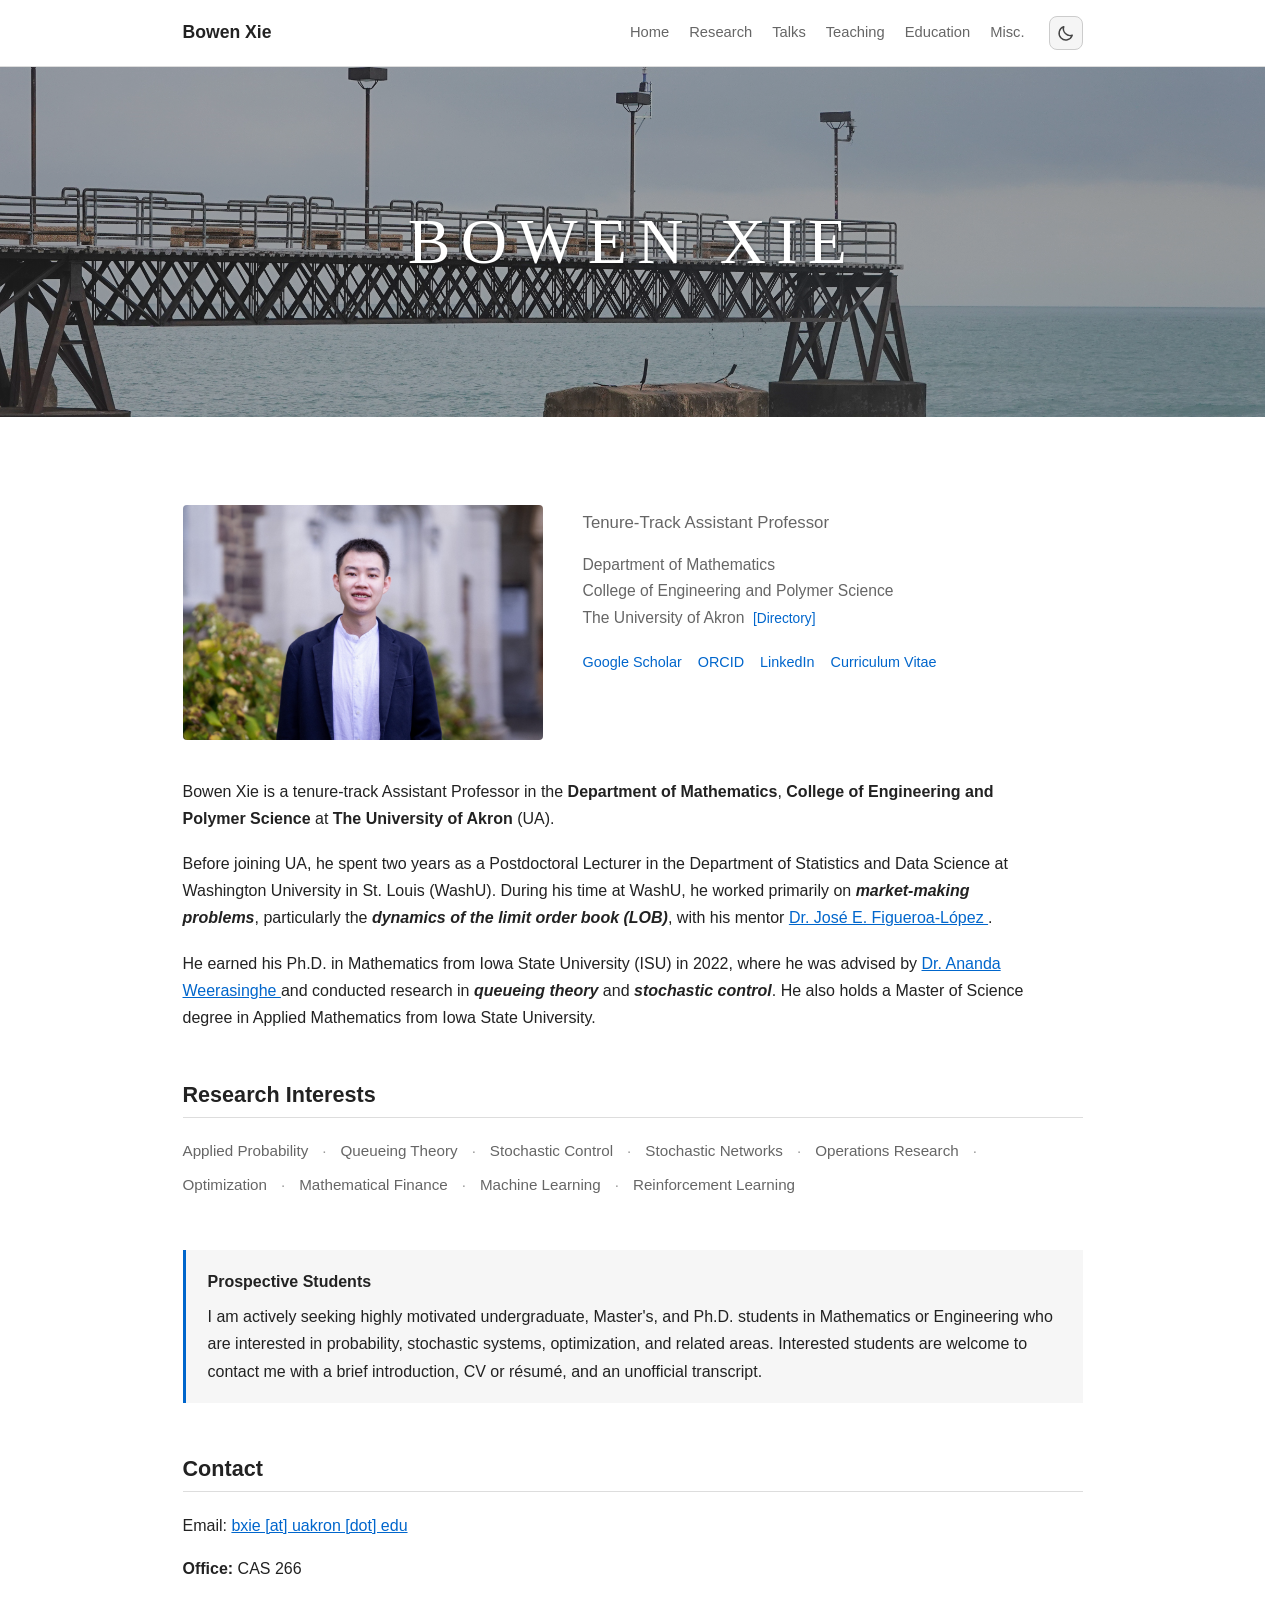
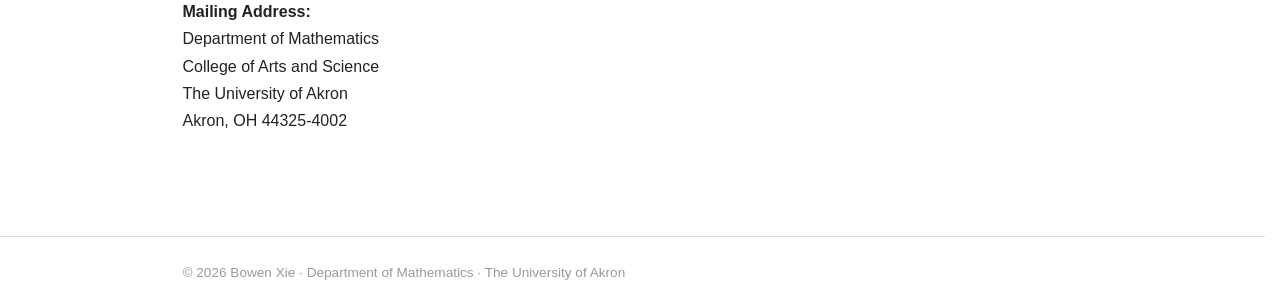
<file: index.html>
<!DOCTYPE html>
<html lang="en">

<head>
    <meta charset="UTF-8">
    <meta name="viewport" content="width=device-width, initial-scale=1.0">

    <title>Bowen Xie | Mathematics</title>

    <meta name="description"
          content="Bowen Xie, Assistant Professor of Mathematics at The University of Akron. Research in applied probability, queueing theory, stochastic control, optimization, and mathematical finance.">

    <link rel="stylesheet" href="assets/css/style.css?v=36">
</head>

<body>


<!-- =========================================================
     Header
========================================================= -->

<header>

    <div class="container nav-container">

        <div class="site-name">
            <a href="index.html">Bowen Xie</a>
        </div>

        <nav>

            <a href="index.html">Home</a>
        
            <a href="research.html">Research</a>
        
            <a href="talks.html">Talks</a>
        
            <a href="teaching.html">Teaching</a>
        
            <a href="education.html">Education</a>
        
            <!-- <a href="assets/files/Bowen_Xie_CV.pdf"
               target="_blank"
               rel="noopener noreferrer">
                CV
            </a> -->
            
            <!-- <a href="cv.html">CV</a>        -->
            
            <a href="misc.html">Misc.</a>
        
        </nav>

    </div>

</header>


    <!-- =========================================================
     Banner
========================================================= -->

<section class="site-banner">

    <div class="banner-overlay"></div>

    <div class="banner-title">
        BOWEN XIE
    </div>

</section>


<!-- =========================================================
     Main
========================================================= -->

<main class="container">


    <!-- =====================================================
         Profile
    ====================================================== -->

    <section class="hero">

        <div class="hero-photo">

            <img
                src="assets/images/profile.jpg"
                alt="Bowen Xie">

        </div>


        <div class="hero-summary">

            <!-- <h1>Bowen Xie</h1> -->


            <p class="position">
                Tenure-Track Assistant Professor
            </p>


            <p class="affiliation">

                Department of Mathematics<br>

                College of Engineering and Polymer Science<br>

                The University of Akron

                <a
                    href="https://www.uakron.edu/math/our-people/profile.dot?u=bxie"
                    target="_blank"
                    rel="noopener noreferrer"
                    class="directory-link">
                    [Directory]
                </a>

            </p>


            <div class="links">

                <a
                    href="https://scholar.google.com/citations?user=aUxJtqoAAAAJ&hl=en"
                    target="_blank"
                    rel="noopener noreferrer">
                    Google Scholar
                </a>

                <a href="https://orcid.org/0000-0002-9188-0386"
                   target="_blank"
                   rel="noopener noreferrer">
                    ORCID
                </a>


                <a
                    href="https://www.linkedin.com/in/bowen-xie-4a48b719b/"
                    target="_blank"
                    rel="noopener noreferrer">
                    LinkedIn
                </a>


                <!-- <a
                    href="assets/files/Bowen_Xie_CV.pdf"
                    target="_blank"
                    rel="noopener noreferrer">
                    Curriculum Vitae
                </a> -->
                
                <a href="cv.html">
                    Curriculum Vitae
                </a>

            </div>

        </div>

    </section>



    <!-- =====================================================
         Biography
    ====================================================== -->

    <section class="biography">

        <p>
            Bowen Xie is a tenure-track Assistant Professor in the
            <strong>Department of Mathematics</strong>,
            <strong>College of Engineering and Polymer Science</strong>
            at
            <strong>The University of Akron</strong>
            (UA).
        </p>


        <p>
            Before joining UA, he spent two years as a Postdoctoral Lecturer
            in the Department of Statistics and Data Science at
            Washington University in St. Louis (WashU).

            During his time at WashU, he worked primarily on
            <strong><em>market-making problems</em></strong>,
            particularly the
            <strong><em>dynamics of the limit order book (LOB)</em></strong>,
            with his mentor

            <a
                href="https://artsci.washu.edu/faculty-staff/jos%C3%A9-e-figueroa-l%C3%B3pez"
                target="_blank"
                rel="noopener noreferrer">
                Dr. José E. Figueroa-López
            </a>.
        </p>


        <p>
            He earned his Ph.D. in Mathematics from Iowa State University
            (ISU) in 2022, where he was advised by

            <a
                href="https://math.iastate.edu/directory/ananda-weerasinghe/"
                target="_blank"
                rel="noopener noreferrer">
                Dr. Ananda Weerasinghe
            </a>

            and conducted research in
            <strong><em>queueing theory</em></strong>
            and
            <strong><em>stochastic control</em></strong>.

            He also holds a Master of Science degree in Applied Mathematics
            from Iowa State University.
        </p>

    </section>






    <!-- =====================================================
         Research Interests
    ====================================================== -->

    <section>

        <h2>Research Interests</h2>

        <div class="interests">

            <span>Applied Probability</span>

            <span>Queueing Theory</span>

            <span>Stochastic Control</span>

            <span>Stochastic Networks</span>

            <span>Operations Research</span>

            <span>Optimization</span>

            <span>Mathematical Finance</span>

            <span>Machine Learning</span>

            <span>Reinforcement Learning</span>

        </div>

    </section>


    
    <!-- =====================================================
         Prospective Students
    ====================================================== -->

    <section class="notice">

        <strong>Prospective Students</strong>

        <p>
            I am actively seeking highly motivated undergraduate, Master's,
            and Ph.D. students in Mathematics or Engineering who are interested
            in probability, stochastic systems, optimization, and related areas.
            Interested students are welcome to contact me with a brief introduction,
            CV or résumé, and an unofficial transcript. 
        </p>

    </section>
    


    <!-- =====================================================
         Contact
    ====================================================== -->

    <section>

        <h2>Contact</h2>


        <!-- <p>
            <strong>Email:</strong>
            bxie [at] uakron [dot] edu
        </p> -->

        <p>
            Email:
            <a href="mailto:bxie@uakron.edu">
                bxie [at] uakron [dot] edu
            </a>
        </p>


        <p>
            <strong>Office:</strong>
            CAS 266
        </p>


        <p>
            <strong>Mailing Address:</strong><br>

            Department of Mathematics<br>

            College of Arts and Science<br>

            The University of Akron<br>

            Akron, OH 44325-4002
        </p>

    </section>


</main>



<!-- =========================================================
     Footer
========================================================= -->

<footer>

    <div class="container">

        &copy; 2026 Bowen Xie
        &middot;
        Department of Mathematics
        &middot;
        The University of Akron

    </div>

</footer>



<!-- =========================================================
     JavaScript
========================================================= -->

<script src="assets/js/site-ui.js?v=36"></script>

<!-- Cloudflare Web Analytics -->
<script
    type="module"
    src="https://static.cloudflareinsights.com/beacon.min.js"
    data-cf-beacon='{"token":"fb4ef226d3494499b52de643a8ed042f"}'>
</script>
<!-- End Cloudflare Web Analytics -->

    
</body>

</html>
</file>
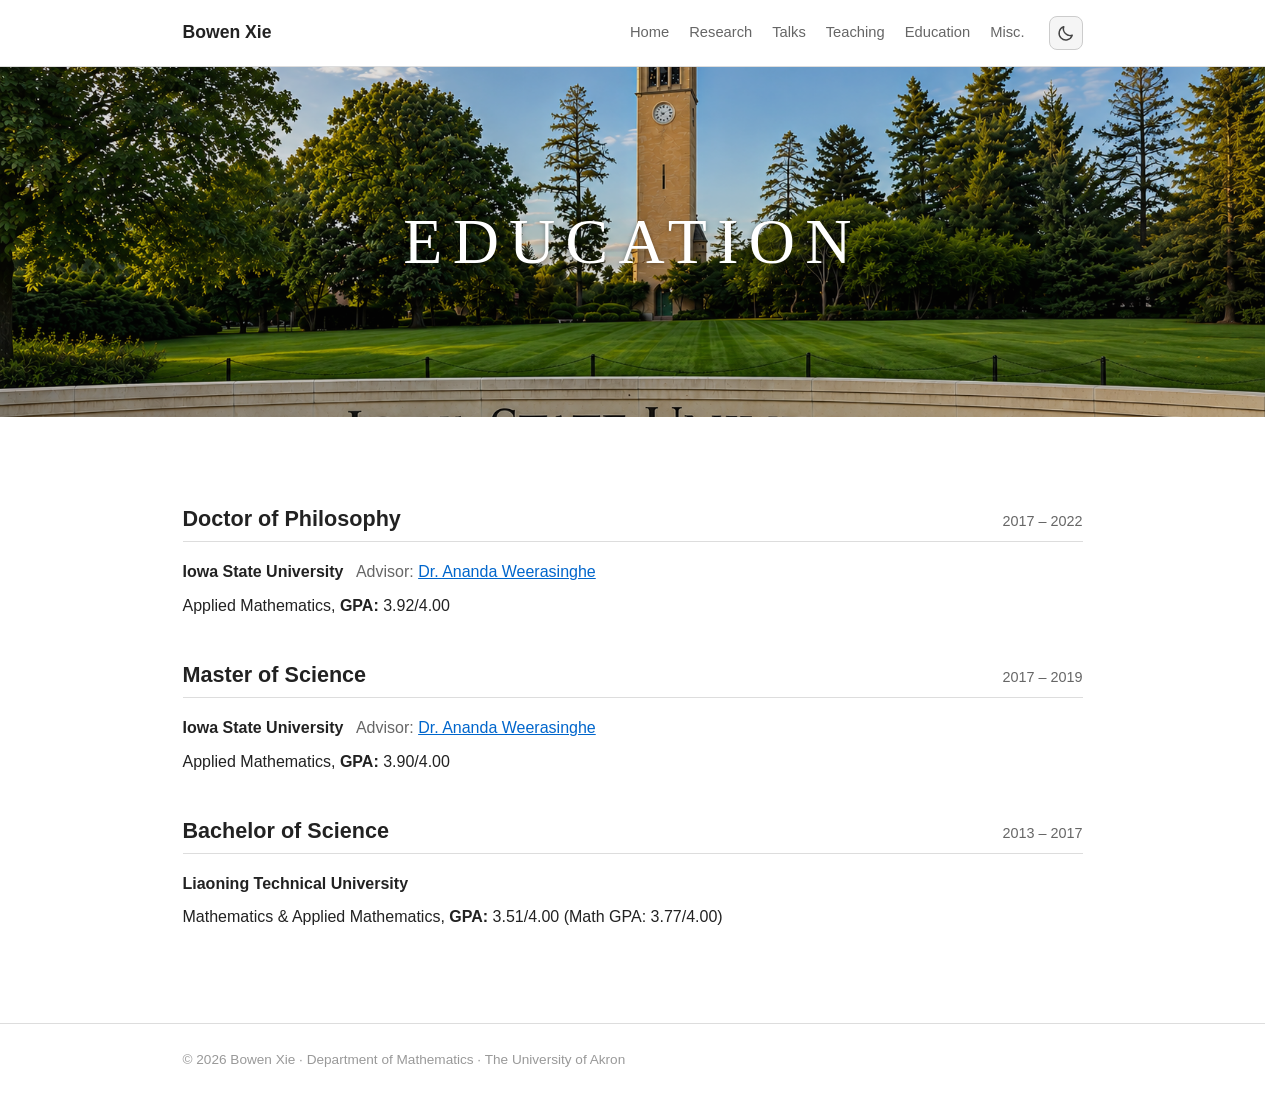
<file: education.html>
<!DOCTYPE html>
<html lang="en">

<head>
    <meta charset="UTF-8">
    <meta name="viewport" content="width=device-width, initial-scale=1.0">

    <title>Education | Bowen Xie</title>

    <meta name="description"
          content="Education of Bowen Xie, including doctoral, master's, and bachelor's degrees in mathematics and applied mathematics.">

    <link rel="stylesheet" href="assets/css/style.css?v=36">
</head>

<body>


<!-- =========================================================
     Header
========================================================= -->

<header>

    <div class="container nav-container">

        <div class="site-name">
            <a href="index.html">Bowen Xie</a>
        </div>

        <nav>

            <a href="index.html">Home</a>
        
            <a href="research.html">Research</a>
        
            <a href="talks.html">Talks</a>
        
            <a href="teaching.html">Teaching</a>
        
            <a href="education.html">Education</a>
        
            <!-- <a href="assets/files/Bowen_Xie_CV.pdf"
               target="_blank"
               rel="noopener noreferrer">
                CV
            </a> -->
            <!-- <a href="cv.html">CV</a> -->
        
            <a href="misc.html">Misc.</a>
        
        </nav>

    </div>

</header>



<!-- =========================================================
     Education Banner
========================================================= -->

<section class="site-banner education-banner">

    <div class="banner-overlay"></div>

    <div class="banner-title">
        EDUCATION
    </div>

</section>



<!-- =========================================================
     Main
========================================================= -->

<main class="container">


    <!-- =====================================================
         Doctor of Philosophy
    ====================================================== -->

    <section class="education-entry">

        <div class="education-heading">

            <h2>
                Doctor of Philosophy
            </h2>

            <span class="education-date">
                2017 &ndash; 2022
            </span>

        </div>


        <p class="education-school">

            <strong>
                Iowa State University
            </strong>

            <span class="education-advisor">

                Advisor:

                <a href="https://math.iastate.edu/directory/ananda-weerasinghe/"
                   target="_blank"
                   rel="noopener noreferrer">
                    Dr. Ananda Weerasinghe
                </a>

            </span>

        </p>


        <p class="education-details">

            Applied Mathematics,
            <strong>GPA:</strong>
            3.92/4.00

        </p>

    </section>



    <!-- =====================================================
         Master of Science
    ====================================================== -->

    <section class="education-entry">

        <div class="education-heading">

            <h2>
                Master of Science
            </h2>

            <span class="education-date">
                2017 &ndash; 2019
            </span>

        </div>


        <p class="education-school">

            <strong>
                Iowa State University
            </strong>

            <span class="education-advisor">

                Advisor:

                <a href="https://math.iastate.edu/directory/ananda-weerasinghe/"
                   target="_blank"
                   rel="noopener noreferrer">
                    Dr. Ananda Weerasinghe
                </a>

            </span>

        </p>


        <p class="education-details">

            Applied Mathematics,
            <strong>GPA:</strong>
            3.90/4.00

        </p>

    </section>



    <!-- =====================================================
         Bachelor of Science
    ====================================================== -->

    <section class="education-entry">

        <div class="education-heading">

            <h2>
                Bachelor of Science
            </h2>

            <span class="education-date">
                2013 &ndash; 2017
            </span>

        </div>


        <p class="education-school">

            <strong>
                Liaoning Technical University
            </strong>

        </p>


        <p class="education-details">

            Mathematics &amp; Applied Mathematics,
            <strong>GPA:</strong>
            3.51/4.00
            (Math GPA: 3.77/4.00)

        </p>

    </section>


</main>



<!-- =========================================================
     Footer
========================================================= -->

<footer>

    <div class="container">

        &copy; 2026 Bowen Xie
        &middot;
        Department of Mathematics
        &middot;
        The University of Akron

    </div>

</footer>



<!-- =========================================================
     JavaScript
========================================================= -->

<script src="assets/js/site-ui.js?v=36"></script>


<!-- Cloudflare Web Analytics -->
<script
    type="module"
    src="https://static.cloudflareinsights.com/beacon.min.js"
    data-cf-beacon='{"token":"fb4ef226d3494499b52de643a8ed042f"}'>
</script>
<!-- End Cloudflare Web Analytics -->

    
</body>

</html>
</file>
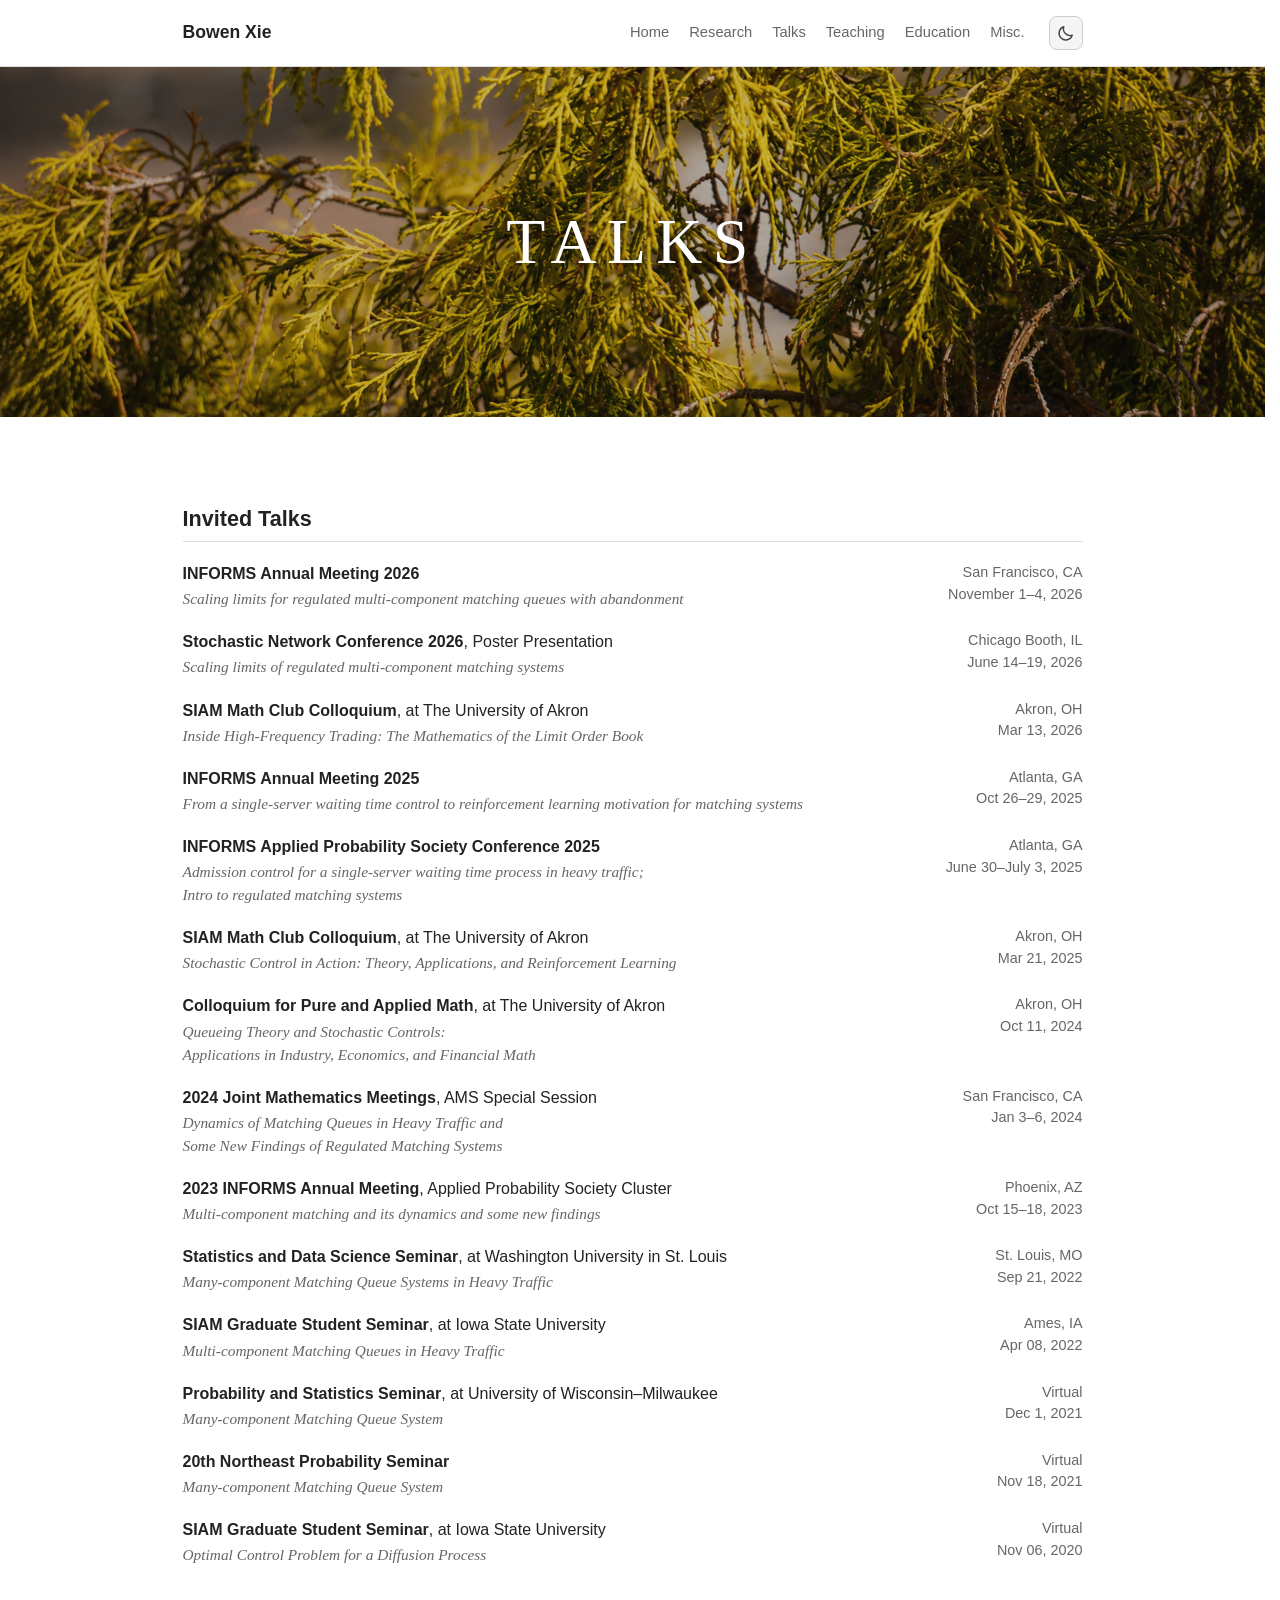
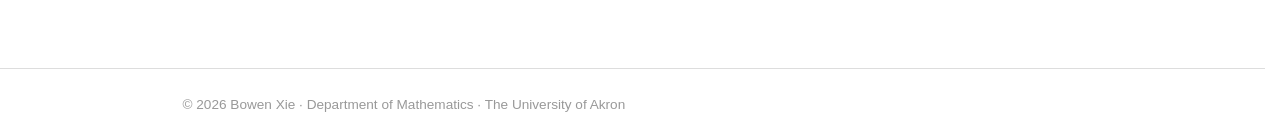
<file: talks.html>
<!DOCTYPE html>
<html lang="en">

<head>
    <meta charset="UTF-8">
    <meta name="viewport" content="width=device-width, initial-scale=1.0">

    <title>Talks | Bowen Xie</title>

    <meta name="description"
          content="Invited talks, conference presentations, seminars, and academic presentations by Bowen Xie.">

    <link rel="stylesheet" href="assets/css/style.css?v=36">
</head>

<body>


<!-- =========================================================
     Header
========================================================= -->

<header>

    <div class="container nav-container">

        <div class="site-name">
            <a href="index.html">Bowen Xie</a>
        </div>

        <nav>

            <a href="index.html">Home</a>

            <a href="research.html">Research</a>

            <a href="talks.html">Talks</a>

            <a href="teaching.html">Teaching</a>

            <a href="education.html">Education</a>

            <!-- <a href="assets/files/Bowen_Xie_CV.pdf"
               target="_blank"
               rel="noopener noreferrer">
                CV
            </a> -->

            <!-- <a href="cv.html">CV</a> -->

            <a href="misc.html">Misc.</a>

        </nav>

    </div>

</header>



<!-- =========================================================
     Talks Banner
========================================================= -->

<section class="site-banner talks-banner">

    <div class="banner-overlay"></div>

    <div class="banner-title">
        TALKS
    </div>

</section>



<!-- =========================================================
     Main
========================================================= -->

<main class="container">


<!-- =====================================================
     Invited Talks
====================================================== -->

<section>

    <h2>Invited Talks</h2>

    <div class="talks-list">


        <div class="talk-entry">

            <div class="talk-content">

                <div class="talk-event">
                    <strong>INFORMS Annual Meeting 2026</strong>
                </div>

                <div class="talk-title">
                    Scaling limits for regulated multi-component matching
                    queues with abandonment
                </div>

            </div>

            <div class="talk-meta">
                <div>San Francisco, CA</div>
                <div>November 1&ndash;4, 2026</div>
            </div>

        </div>


        <div class="talk-entry">

            <div class="talk-content">

                <div class="talk-event">
                    <strong>Stochastic Network Conference 2026</strong>,
                    Poster Presentation
                </div>

                <div class="talk-title">
                    Scaling limits of regulated multi-component matching systems
                </div>

            </div>

            <div class="talk-meta">
                <div>Chicago Booth, IL</div>
                <div>June 14&ndash;19, 2026</div>
            </div>

        </div>


        <div class="talk-entry">

            <div class="talk-content">

                <div class="talk-event">
                    <strong>SIAM Math Club Colloquium</strong>,
                    at The University of Akron
                </div>

                <div class="talk-title">
                    Inside High-Frequency Trading:
                    The Mathematics of the Limit Order Book
                </div>

            </div>

            <div class="talk-meta">
                <div>Akron, OH</div>
                <div>Mar 13, 2026</div>
            </div>

        </div>


        <div class="talk-entry">

            <div class="talk-content">

                <div class="talk-event">
                    <strong>INFORMS Annual Meeting 2025</strong>
                </div>

                <div class="talk-title">
                    From a single-server waiting time control to reinforcement
                    learning motivation for matching systems
                </div>

            </div>

            <div class="talk-meta">
                <div>Atlanta, GA</div>
                <div>Oct 26&ndash;29, 2025</div>
            </div>

        </div>


        <div class="talk-entry">

            <div class="talk-content">

                <div class="talk-event">
                    <strong>
                        INFORMS Applied Probability Society Conference 2025
                    </strong>
                </div>

                <div class="talk-title">
                    Admission control for a single-server waiting time process
                    in heavy traffic;<br>
                    Intro to regulated matching systems
                </div>

            </div>

            <div class="talk-meta">
                <div>Atlanta, GA</div>
                <div>June 30&ndash;July 3, 2025</div>
            </div>

        </div>


        <div class="talk-entry">

            <div class="talk-content">

                <div class="talk-event">
                    <strong>SIAM Math Club Colloquium</strong>,
                    at The University of Akron
                </div>

                <div class="talk-title">
                    Stochastic Control in Action:
                    Theory, Applications, and Reinforcement Learning
                </div>

            </div>

            <div class="talk-meta">
                <div>Akron, OH</div>
                <div>Mar 21, 2025</div>
            </div>

        </div>


        <div class="talk-entry">

            <div class="talk-content">

                <div class="talk-event">
                    <strong>Colloquium for Pure and Applied Math</strong>,
                    at The University of Akron
                </div>

                <div class="talk-title">
                    Queueing Theory and Stochastic Controls:<br>
                    Applications in Industry, Economics, and Financial Math
                </div>

            </div>

            <div class="talk-meta">
                <div>Akron, OH</div>
                <div>Oct 11, 2024</div>
            </div>

        </div>


        <div class="talk-entry">

            <div class="talk-content">

                <div class="talk-event">
                    <strong>2024 Joint Mathematics Meetings</strong>,
                    AMS Special Session
                </div>

                <div class="talk-title">
                    Dynamics of Matching Queues in Heavy Traffic and<br>
                    Some New Findings of Regulated Matching Systems
                </div>

            </div>

            <div class="talk-meta">
                <div>San Francisco, CA</div>
                <div>Jan 3&ndash;6, 2024</div>
            </div>

        </div>


        <div class="talk-entry">

            <div class="talk-content">

                <div class="talk-event">
                    <strong>2023 INFORMS Annual Meeting</strong>,
                    Applied Probability Society Cluster
                </div>

                <div class="talk-title">
                    Multi-component matching and its dynamics and some new findings
                </div>

            </div>

            <div class="talk-meta">
                <div>Phoenix, AZ</div>
                <div>Oct 15&ndash;18, 2023</div>
            </div>

        </div>


        <div class="talk-entry">

            <div class="talk-content">

                <div class="talk-event">
                    <strong>Statistics and Data Science Seminar</strong>,
                    at Washington University in St. Louis
                </div>

                <div class="talk-title">
                    Many-component Matching Queue Systems in Heavy Traffic
                </div>

            </div>

            <div class="talk-meta">
                <div>St. Louis, MO</div>
                <div>Sep 21, 2022</div>
            </div>

        </div>


        <div class="talk-entry">

            <div class="talk-content">

                <div class="talk-event">
                    <strong>SIAM Graduate Student Seminar</strong>,
                    at Iowa State University
                </div>

                <div class="talk-title">
                    Multi-component Matching Queues in Heavy Traffic
                </div>

            </div>

            <div class="talk-meta">
                <div>Ames, IA</div>
                <div>Apr 08, 2022</div>
            </div>

        </div>


        <div class="talk-entry">

            <div class="talk-content">

                <div class="talk-event">
                    <strong>Probability and Statistics Seminar</strong>,
                    at University of Wisconsin&ndash;Milwaukee
                </div>

                <div class="talk-title">
                    Many-component Matching Queue System
                </div>

            </div>

            <div class="talk-meta">
                <div>Virtual</div>
                <div>Dec 1, 2021</div>
            </div>

        </div>


        <div class="talk-entry">

            <div class="talk-content">

                <div class="talk-event">
                    <strong>20th Northeast Probability Seminar</strong>
                </div>

                <div class="talk-title">
                    Many-component Matching Queue System
                </div>

            </div>

            <div class="talk-meta">
                <div>Virtual</div>
                <div>Nov 18, 2021</div>
            </div>

        </div>


        <div class="talk-entry">

            <div class="talk-content">

                <div class="talk-event">
                    <strong>SIAM Graduate Student Seminar</strong>,
                    at Iowa State University
                </div>

                <div class="talk-title">
                    Optimal Control Problem for a Diffusion Process
                </div>

            </div>

            <div class="talk-meta">
                <div>Virtual</div>
                <div>Nov 06, 2020</div>
            </div>

        </div>


    </div>

</section>
    
</main>



<!-- =========================================================
     Footer
========================================================= -->

<footer>

    <div class="container">

        &copy; 2026 Bowen Xie
        &middot;
        Department of Mathematics
        &middot;
        The University of Akron

    </div>

</footer>



<!-- =========================================================
     Theme
========================================================= -->

<script src="assets/js/site-ui.js?v=36"></script>


<!-- Cloudflare Web Analytics -->
<script
    type="module"
    src="https://static.cloudflareinsights.com/beacon.min.js"
    data-cf-beacon='{"token":"fb4ef226d3494499b52de643a8ed042f"}'>
</script>
<!-- End Cloudflare Web Analytics -->

</body>

</html>
</file>
<file: assets/css/style.css>
/* =========================================================
   Theme Variables
========================================================= */

:root {
    color-scheme: light;

    --bg: #ffffff;
    --text: #222222;
    --heading: #222222;

    --muted: #666666;
    --muted-light: #999999;

    --header-bg: #ffffff;
    --soft-bg: #f6f6f6;

    --border: #dddddd;

    --link: #0066cc;
    --link-hover: #004c99;

    --control-bg: #f5f5f5;
    --control-border: #cccccc;

    --theme-icon: #444444;
}


/* =========================================================
   Automatic System Dark Mode
========================================================= */

@media (prefers-color-scheme: dark) {

    :root {
        color-scheme: dark;

        --bg: #181818;
        --text: #e5e5e5;
        --heading: #f2f2f2;

        --muted: #b5b5b5;
        --muted-light: #999999;

        --header-bg: #181818;
        --soft-bg: #242424;

        --border: #3b3b3b;

        --link: #70b7ff;
        --link-hover: #a2d0ff;

        --control-bg: #282828;
        --control-border: #505050;

        --theme-icon: #eeeeee;
    }
}


/* =========================================================
   Manual Light Theme
========================================================= */

html[data-theme="light"] {
    color-scheme: light;

    --bg: #ffffff;
    --text: #222222;
    --heading: #222222;

    --muted: #666666;
    --muted-light: #999999;

    --header-bg: #ffffff;
    --soft-bg: #f6f6f6;

    --border: #dddddd;

    --link: #0066cc;
    --link-hover: #004c99;

    --control-bg: #f5f5f5;
    --control-border: #cccccc;

    --theme-icon: #444444;
}


/* =========================================================
   Manual Dark Theme
========================================================= */

html[data-theme="dark"] {
    color-scheme: dark;

    --bg: #181818;
    --text: #e5e5e5;
    --heading: #f2f2f2;

    --muted: #b5b5b5;
    --muted-light: #999999;

    --header-bg: #181818;
    --soft-bg: #242424;

    --border: #3b3b3b;

    --link: #70b7ff;
    --link-hover: #a2d0ff;

    --control-bg: #282828;
    --control-border: #505050;

    --theme-icon: #eeeeee;
}


/* =========================================================
   Global
========================================================= */

* {
    box-sizing: border-box;
}

html {
    scroll-behavior: smooth;
    scrollbar-gutter: stable;
}

body {
    margin: 0;

    font-family:
        -apple-system,
        BlinkMacSystemFont,
        "Segoe UI",
        Roboto,
        Helvetica,
        Arial,
        sans-serif;

    color: var(--text);
    background: var(--bg);

    font-size: 16px;
    line-height: 1.7;

    transition:
        background-color 0.2s ease,
        color 0.2s ease;
}

.container {
    width: min(900px, 90%);
    margin: 0 auto;
}


/* =========================================================
   General Links
========================================================= */

a {
    color: var(--link);
}

a:hover {
    color: var(--link-hover);
    text-decoration: underline;
}


/* =========================================================
   Header / Navigation
========================================================= */

header {
    background: var(--header-bg);

    border-bottom: 1px solid var(--border);

    transition:
        background-color 0.2s ease,
        border-color 0.2s ease;
}

.nav-container {
    min-height: 66px;

    display: flex;
    justify-content: space-between;
    align-items: center;
}

.site-name a {
    color: var(--heading);

    font-size: 1.1rem;
    font-weight: 600;

    text-decoration: none;
}

.site-name a:hover {
    color: var(--link);

    text-decoration: none;
}

nav {
    display: flex;
    align-items: center;

    gap: 20px;
}

nav a {
    color: var(--muted);

    font-size: 0.92rem;
    font-weight: 400;

    text-decoration: none;
}

nav a:hover {
    color: var(--link);

    text-decoration: none;
}


/* =========================================================
   Theme Button
========================================================= */

.theme-button {
    display: inline-flex;
    align-items: center;
    justify-content: center;

    flex: 0 0 auto;

    width: 34px;
    height: 34px;

    margin-left: 4px;
    padding: 0;

    border: 1px solid var(--control-border);
    border-radius: 8px;

    color: var(--theme-icon);
    background: var(--control-bg);

    cursor: pointer;

    transition:
        color 0.15s ease,
        background-color 0.15s ease,
        border-color 0.15s ease,
        transform 0.15s ease;
}

.theme-button:hover {
    color: var(--heading);

    background: var(--bg);

    border-color: var(--muted-light);

    transform: translateY(-1px);
}

.theme-button:active {
    transform: translateY(0);
}

.theme-button:focus {
    outline: none;
}

.theme-button:focus-visible {
    outline: 2px solid var(--link);
    outline-offset: 2px;
}


/* =========================================================
   Shared SVG Icon Style
========================================================= */

.theme-button svg,
.back-to-top svg {
    display: block;

    width: 19px;
    height: 19px;

    fill: none;
    stroke: currentColor;

    stroke-width: 1.8;
    stroke-linecap: round;
    stroke-linejoin: round;
}


/* =========================================================
   Banner System
========================================================= */

.site-banner {
    position: relative;

    width: 100%;
    height: 350px;

    background-image: url("../images/banner_cropped.jpg");
    background-size: cover;
    background-position: center;

    overflow: hidden;

    display: flex;
    align-items: center;
    justify-content: center;
}

.banner-overlay {
    position: absolute;
    inset: 0;

    background: rgba(60, 60, 60, 0.42);
}

.banner-title {
    position: relative;
    z-index: 1;

    color: #ffffff;

    font-family:
        Georgia,
        "Times New Roman",
        serif;

    font-size: clamp(2.6rem, 5vw, 4.6rem);
    font-weight: 400;

    letter-spacing: 0.16em;

    text-align: center;
    text-transform: uppercase;

    text-shadow:
        0 1px 4px rgba(0, 0, 0, 0.35);
}


/* =========================================================
   Research Banner
========================================================= */

.research-banner {
    background-image: url("../images/banner_research.jpg");
    background-size: cover;
    background-position: center;
}

.research-banner .banner-overlay {
    background: rgba(20, 20, 20, 0.15);
}


/* =========================================================
   Education Banner
========================================================= */

.education-banner {
    background-image: url("../images/banner_education.jpg");
    background-size: cover;
    background-position: center 48%;
}

.education-banner .banner-overlay {
    background: rgba(20, 20, 20, 0.12);
}


/* =========================================================
   Teaching Banner
========================================================= */

.teaching-banner {
    background-image: url("../images/banner_teaching.jpg");
    background-size: cover;
    background-position: center 45%;
}

.teaching-banner .banner-overlay {
    background: rgba(20, 20, 20, 0.16);
}


/* =========================================================
   Talks Banner
========================================================= */

.talks-banner {
    background-image: url("../images/banner_talks.jpg");
    background-size: cover;
    background-position: center 48%;
}

.talks-banner .banner-overlay {
    background: rgba(20, 20, 20, 0.25);
}


/* =========================================================
   Misc Banner
========================================================= */

.misc-banner {
    background-image: url("../images/banner_misc.jpg");
    background-size: cover;
    background-position: center;
}

.misc-banner .banner-overlay {
    background: rgba(20, 20, 20, 0.18);
}


/* =========================================================
   Main Content
========================================================= */

main {
    padding-top: 36px;
    padding-bottom: 50px;
}

section {
    margin-bottom: 52px;
}


/* =========================================================
   Headings
========================================================= */

h1 {
    margin-top: 0;
    margin-bottom: 20px;

    color: var(--heading);

    font-size: 2.1rem;
    font-weight: 600;

    line-height: 1.25;
}

h2 {
    margin-top: 0;
    margin-bottom: 20px;

    padding-bottom: 8px;

    border-bottom: 1px solid var(--border);

    color: var(--heading);

    font-size: 1.35rem;
    font-weight: 600;

    line-height: 1.3;
}

h3 {
    margin-top: 28px;
    margin-bottom: 8px;

    color: var(--heading);

    font-size: 1.05rem;
    font-weight: 600;

    line-height: 1.4;
}


/* =========================================================
   Homepage Profile
========================================================= */

.hero {
    display: grid;

    grid-template-columns: 360px 1fr;

    gap: 40px;

    align-items: start;

    margin-bottom: 38px;
}

.hero-photo {
    width: 100%;
}

.hero-photo img {
    display: block;

    width: 100%;
    height: auto;

    border-radius: 4px;
}

.hero-summary {
    padding-top: 4px;
}

.hero-summary h1 {
    margin-bottom: 10px;

    font-size: 2.15rem;
}

.position {
    margin-top: 0;
    margin-bottom: 14px;

    color: var(--muted);

    font-size: 1.05rem;
    font-weight: 500;
}

.affiliation {
    margin-top: 0;
    margin-bottom: 18px;

    color: var(--muted);

    font-size: 0.98rem;
    line-height: 1.7;
}

.directory-link {
    margin-left: 4px;

    font-size: 0.86rem;

    text-decoration: none;
}

.directory-link:hover {
    text-decoration: underline;
}


/* =========================================================
   Homepage External Links
========================================================= */

.links {
    display: flex;
    flex-wrap: wrap;

    gap: 16px;

    margin-top: 18px;
}

.links a {
    font-size: 0.9rem;
    font-weight: 500;

    text-decoration: none;
}

.links a:hover {
    text-decoration: underline;
}


/* =========================================================
   Biography
========================================================= */

.biography {
    max-width: 850px;

    margin-bottom: 50px;
}

.biography p {
    margin-top: 0;
    margin-bottom: 18px;
}

.biography p:last-child {
    margin-bottom: 0;
}


/* =========================================================
   Prospective Students
========================================================= */

.notice {
    padding: 18px 22px;

    background: var(--soft-bg);

    border-left: 3px solid var(--link);
}

.notice strong {
    font-size: 1rem;
    font-weight: 600;
}

.notice p {
    margin-top: 8px;
    margin-bottom: 0;
}


/* =========================================================
   Research Interests
========================================================= */

.interests {
    display: flex;
    flex-wrap: wrap;

    gap: 8px 14px;
}

.interests span {
    padding: 0;

    color: var(--muted);
    background: none;

    font-size: 0.95rem;
}

.interests span:not(:last-child)::after {
    content: "·";

    margin-left: 14px;

    color: var(--muted-light);
}


/* =========================================================
   Publications
========================================================= */

.publications {
    padding-left: 30px;
}

.publications li {
    margin-bottom: 18px;

    padding-left: 7px;

    line-height: 1.65;
}

.publications strong {
    font-weight: 700;
}

.publications em {
    font-family:
        Georgia,
        "Times New Roman",
        serif;
}

.pub-note {
    color: var(--muted);
}

.pub-links {
    white-space: nowrap;

    margin-left: 4px;
}

.pub-link {
    display: inline-block;

    padding: 1px 7px;
    margin-left: 5px;

    border: 1px solid var(--control-border);
    border-radius: 4px;

    color: var(--link);
    background: transparent;

    font-size: 0.82rem;
    font-weight: 500;

    line-height: 1.5;

    text-decoration: none;
}

.pub-link:hover {
    color: var(--link-hover);

    background: var(--soft-bg);

    text-decoration: none;
}


/* =========================================================
   Selected Research Projects
========================================================= */

.research-project {
    margin-top: 34px;
    margin-bottom: 42px;
}

.project-heading {
    display: flex;

    justify-content: space-between;
    align-items: baseline;

    gap: 20px;
}

.project-heading h3 {
    margin: 0;

    font-size: 1.05rem;
    font-weight: 600;
}

.project-heading h3 a {
    color: var(--heading);

    text-decoration: none;
}

.project-heading h3 a:hover {
    color: var(--link);

    text-decoration: underline;
}

.project-date {
    white-space: nowrap;

    color: var(--muted);

    font-size: 0.88rem;
}

.project-affiliation {
    display: block;

    margin-top: 5px;
    margin-bottom: 12px;

    padding: 0;

    color: var(--muted);

    font-size: 0.88rem;
    line-height: 1.6;

    text-align: left;
}

.project-affiliation > div {
    display: block;

    width: 100%;

    margin: 0;
    padding: 0;

    text-align: left;
}

.project-affiliation > div + div {
    margin-top: 3px;
}

.project-affiliation a {
    color: var(--link);

    text-decoration: none;
}

.project-affiliation a:hover {
    text-decoration: underline;
}

.project-school {
    display: block;

    float: none;
    clear: both;

    width: 100%;

    margin: 3px 0 0 0;
    padding: 0;

    text-align: left;
}

.research-project ul {
    margin-top: 10px;

    padding-left: 23px;
}

.research-project li {
    margin-bottom: 7px;
}


/* =========================================================
   Talks
========================================================= */

.talks-list {
    width: 100%;
}

.talk-entry {
    display: grid;

    grid-template-columns:
        minmax(0, 1fr)
        auto;

    gap: 28px;

    align-items: start;

    margin-bottom: 20px;
}

.talk-content {
    min-width: 0;
}

.talk-event {
    color: var(--text);

    line-height: 1.45;
}

.talk-event strong {
    color: var(--heading);

    font-weight: 600;
}

.talk-title {
    margin-top: 2px;

    color: var(--muted);

    font-family:
        Georgia,
        "Times New Roman",
        serif;

    font-size: 0.96rem;
    font-style: italic;

    line-height: 1.5;
}

.talk-meta {
    min-width: 150px;

    color: var(--muted);

    font-size: 0.9rem;

    line-height: 1.5;

    text-align: right;

    white-space: nowrap;
}


/* =========================================================
   Education Entries
========================================================= */

.education-entry {
    margin-bottom: 42px;
}

.education-heading {
    display: flex;
    justify-content: space-between;
    align-items: baseline;

    gap: 20px;

    padding-bottom: 8px;

    border-bottom: 1px solid var(--border);
}

.education-heading h2 {
    margin: 0;
    padding: 0;

    border-bottom: none;
}

.education-date {
    white-space: nowrap;

    color: var(--muted);

    font-size: 0.9rem;
}

.education-school {
    margin-top: 16px;
    margin-bottom: 6px;
}

.education-advisor {
    margin-left: 8px;

    color: var(--muted);
}

.education-details {
    margin-top: 4px;
    margin-bottom: 0;

    color: var(--text);
}


/* =========================================================
   Lecture Notes
========================================================= */

.notes-list {
    width: 100%;

    display: grid;

    gap: 18px;
}

.note-viewer {
    padding-bottom: 18px;
}

.note-viewer-header {
    display: flex;
    justify-content: space-between;
    align-items: center;

    gap: 20px;
}

.note-title {
    min-width: 0;

    color: var(--text);

    font-weight: 500;
}

.note-toggle {
    display: inline-flex;
    align-items: center;
    justify-content: center;

    flex: 0 0 auto;

    padding: 4px 11px;

    border: 1px solid var(--control-border);
    border-radius: 4px;

    color: var(--link);
    background: transparent;

    font-family: inherit;
    font-size: 0.82rem;
    font-weight: 500;

    line-height: 1.5;

    cursor: pointer;

    transition:
        color 0.15s ease,
        background-color 0.15s ease,
        border-color 0.15s ease;
}

.note-toggle:hover {
    color: var(--link-hover);

    background: var(--soft-bg);

    border-color: var(--muted-light);
}

.note-toggle:focus {
    outline: none;
}

.note-toggle:focus-visible {
    outline: 2px solid var(--link);
    outline-offset: 2px;
}


/* =========================================================
   Lecture Notes PDF.js Wrapper
========================================================= */

.note-pdf-wrapper {
    display: none;

    width: 100%;

    margin-top: 14px;

    padding: 18px;

    border: 1px solid var(--border);
    border-radius: 5px;

    background: #d8d8d8;
}

.note-pdf-wrapper.open {
    display: block;
}


/* =========================================================
   Lecture Notes Toolbar
========================================================= */

.note-pdf-toolbar {
    display: flex;
    justify-content: space-between;
    align-items: center;

    gap: 15px;

    margin-bottom: 16px;

    padding: 8px 10px;

    border-radius: 4px;

    background: var(--bg);
}

.note-page-count {
    color: var(--muted);

    font-size: 0.82rem;
}

.note-open-pdf {
    display: inline-flex;
    align-items: center;
    justify-content: center;

    padding: 3px 9px;

    border: 1px solid var(--control-border);
    border-radius: 4px;

    color: var(--link);
    background: transparent;

    font-size: 0.8rem;
    font-weight: 500;

    text-decoration: none;
}

.note-open-pdf:hover {
    color: var(--link-hover);

    background: var(--soft-bg);

    text-decoration: none;
}


/* =========================================================
   Lecture Notes Loading
========================================================= */

.note-loading {
    padding: 30px 15px;

    color: var(--muted);

    text-align: center;
}


/* =========================================================
   Lecture Notes Pages
========================================================= */

.note-pages {
    display: flex;
    flex-direction: column;
    align-items: center;

    gap: 20px;

    width: 100%;
}

.note-page {
    display: flex;
    justify-content: center;
    align-items: flex-start;

    width: 100%;

    min-height: 180px;
}

.note-page-placeholder {
    display: flex;
    align-items: center;
    justify-content: center;

    width: min(100%, 800px);
    min-height: 180px;

    border: 1px solid rgba(0, 0, 0, 0.08);

    color: var(--muted);
    background: #eeeeee;

    font-size: 0.82rem;
}

.note-page-canvas {
    display: block;

    max-width: 100%;
    height: auto;

    background: #ffffff;

    box-shadow:
        0 2px 10px rgba(0, 0, 0, 0.16);
}


/* =========================================================
   Lecture Notes Dark Mode
========================================================= */

html[data-theme="dark"] .note-pdf-wrapper {
    background: #2c2c2c;
}

html[data-theme="dark"] .note-page-placeholder {
    color: #bdbdbd;
    background: #3a3a3a;

    border-color: #505050;
}

@media (prefers-color-scheme: dark) {

    html:not([data-theme="light"]) .note-pdf-wrapper {
        background: #2c2c2c;
    }

    html:not([data-theme="light"]) .note-page-placeholder {
        color: #bdbdbd;
        background: #3a3a3a;

        border-color: #505050;
    }
}


/* =========================================================
   Teaching Experience
========================================================= */

.teaching-list {
    width: 100%;
}

.teaching-entry {
    display: grid;

    grid-template-columns:
        minmax(0, 1fr)
        auto;

    gap: 24px;

    align-items: baseline;

    padding: 7px 0;
}

.teaching-course {
    min-width: 0;
}

.teaching-term {
    white-space: nowrap;

    color: var(--muted);

    font-size: 0.9rem;

    text-align: right;
}

.teaching-enrollment {
    margin-left: 5px;

    color: var(--muted);

    font-family:
        Georgia,
        "Times New Roman",
        serif;

    font-size: 0.92rem;
    font-style: italic;
}

.teaching-role {
    color: var(--muted);

    margin-right: 6px;
}

.teaching-role::after {
    content: ",";
}


/* =========================================================
   CV
========================================================= */

.cv-heading {
    margin-bottom: 20px;
}

.cv-heading h2 {
    margin-bottom: 10px;
}

.cv-links {
    display: flex;
    flex-wrap: wrap;

    gap: 10px;
}

.cv-links a {
    display: inline-flex;
    align-items: center;
    justify-content: center;

    padding: 4px 10px;

    border: 1px solid var(--control-border);
    border-radius: 4px;

    color: var(--link);
    background: transparent;

    font-size: 0.84rem;
    font-weight: 500;

    text-decoration: none;

    transition:
        color 0.15s ease,
        background-color 0.15s ease,
        border-color 0.15s ease;
}

.cv-links a:hover {
    color: var(--link-hover);

    background: var(--soft-bg);

    border-color: var(--muted-light);

    text-decoration: none;
}

.cv-loading {
    padding: 40px 20px;

    color: var(--muted);

    text-align: center;
}

.cv-pages {
    width: 100%;

    display: flex;
    flex-direction: column;
    align-items: center;

    gap: 24px;

    padding: 24px;

    border: 1px solid var(--border);
    border-radius: 5px;

    background: #d8d8d8;
}

.cv-page {
    display: flex;
    justify-content: center;

    width: 100%;
}

.cv-page-canvas {
    display: block;

    max-width: 100%;
    height: auto;

    background: #ffffff;

    box-shadow:
        0 2px 10px rgba(0, 0, 0, 0.16);
}

html[data-theme="dark"] .cv-pages {
    background: #2c2c2c;
}

@media (prefers-color-scheme: dark) {

    html:not([data-theme="light"]) .cv-pages {
        background: #2c2c2c;
    }
}


/* =========================================================
   Misc Photo Gallery
========================================================= */

.gallery-intro {
    margin-top: 0;

    color: var(--muted);
}

.photo-location {
    margin-bottom: 56px;
}

.location-heading {
    position: relative;
}

.location-heading h2 {
    margin-bottom: 4px;
}

.location-subtitle {
    display: block;

    margin-bottom: 20px;

    color: var(--muted);

    font-size: 0.88rem;
}


/* =========================================================
   Photo Grid
========================================================= */

.photo-grid {
    display: grid;

    grid-template-columns:
        repeat(2, minmax(0, 1fr));

    gap: 26px 22px;
}

.photo-card {
    margin: 0;
}

.photo-button {
    display: block;

    width: 100%;

    margin: 0;
    padding: 0;

    border: 0;
    border-radius: 5px;

    overflow: hidden;

    background: none;

    cursor: pointer;
}

.photo-button:focus {
    outline: none;
}

.photo-button:focus-visible {
    outline: 2px solid var(--link);
    outline-offset: 3px;
}

.photo-card img {
    display: block;

    width: 100%;

    aspect-ratio: 3 / 2;

    object-fit: cover;

    border-radius: 5px;

    transition:
        transform 0.22s ease,
        opacity 0.22s ease;
}

.photo-button:hover img {
    transform: scale(1.015);

    opacity: 0.95;
}

.photo-card figcaption {
    margin-top: 7px;

    color: var(--muted);

    font-size: 0.86rem;
    line-height: 1.45;
}


/* =========================================================
   Photo Lightbox
========================================================= */

body.lightbox-open {
    overflow: hidden;
}

.photo-lightbox {
    position: fixed;
    z-index: 1000;

    inset: 0;

    display: none;

    align-items: center;
    justify-content: center;

    padding: 40px 80px;

    background: rgba(0, 0, 0, 0.9);
}

.photo-lightbox.open {
    display: flex;
}

.lightbox-content {
    display: flex;
    flex-direction: column;
    align-items: center;
    justify-content: center;

    max-width: min(1200px, 90vw);
    max-height: 90vh;
}

.lightbox-content img {
    display: block;

    max-width: 100%;
    max-height: 82vh;

    width: auto;
    height: auto;

    object-fit: contain;

    border-radius: 3px;
}

.lightbox-caption {
    margin-top: 12px;

    color: #eeeeee;

    font-size: 0.9rem;

    text-align: center;
}


/* =========================================================
   Lightbox Controls
========================================================= */

.lightbox-close {
    position: absolute;

    top: 18px;
    right: 24px;

    width: 42px;
    height: 42px;

    padding: 0;

    border: 0;

    color: #ffffff;
    background: transparent;

    font-family:
        Arial,
        sans-serif;

    font-size: 2rem;
    font-weight: 300;
    line-height: 1;

    cursor: pointer;
}

.lightbox-arrow {
    position: absolute;

    top: 50%;

    width: 44px;
    height: 54px;

    padding: 0;

    transform: translateY(-50%);

    border: 0;

    color: #ffffff;
    background: rgba(0, 0, 0, 0.25);

    font-size: 1.7rem;

    cursor: pointer;

    border-radius: 4px;
}

.lightbox-arrow:hover {
    background: rgba(255, 255, 255, 0.12);
}

.lightbox-prev {
    left: 20px;
}

.lightbox-next {
    right: 20px;
}


/* =========================================================
   Back to Top Button
========================================================= */

.back-to-top {
    position: fixed;

    right: 24px;
    bottom: 24px;

    z-index: 900;

    display: inline-flex;
    align-items: center;
    justify-content: center;

    width: 42px;
    height: 42px;

    padding: 0;

    border: 1px solid var(--control-border);
    border-radius: 50%;

    color: var(--theme-icon);
    background: var(--control-bg);

    cursor: pointer;

    opacity: 0;
    visibility: hidden;

    pointer-events: none;

    transform: translateY(8px);

    box-shadow:
        0 2px 8px rgba(0, 0, 0, 0.12);

    transition:
        opacity 0.2s ease,
        visibility 0.2s ease,
        transform 0.2s ease,
        color 0.15s ease,
        background-color 0.15s ease,
        border-color 0.15s ease;
}

.back-to-top.show {
    opacity: 1;
    visibility: visible;

    pointer-events: auto;

    transform: translateY(0);
}

.back-to-top:hover {
    color: var(--heading);

    background: var(--bg);

    border-color: var(--muted-light);

    transform: translateY(-1px);
}

.back-to-top.show:hover {
    transform: translateY(-1px);
}

.back-to-top:active {
    transform: translateY(0);
}

.back-to-top:focus {
    outline: none;
}

.back-to-top:focus-visible {
    outline: 2px solid var(--link);
    outline-offset: 3px;
}


/* =========================================================
   General Lists
========================================================= */

main ul {
    padding-left: 24px;
}

main li {
    margin-bottom: 6px;
}


/* =========================================================
   Horizontal Rules
========================================================= */

hr {
    margin: 40px 0;

    border: 0;
    border-top: 1px solid var(--border);
}


/* =========================================================
   Footer
========================================================= */

footer {
    padding: 24px 0;

    border-top: 1px solid var(--border);

    color: var(--muted-light);
    background: var(--bg);

    font-size: 0.85rem;
}


/* =========================================================
   Tablet / Mobile
========================================================= */

@media (max-width: 700px) {

    .container {
        width: 92%;
    }


    /* Header */

    .nav-container {
        flex-direction: column;
        align-items: flex-start;

        gap: 12px;

        padding: 16px 0;
    }

    nav {
        flex-wrap: wrap;

        gap: 10px 16px;
    }


    /* Banner */

    .site-banner {
        height: 220px;
    }

    .banner-title {
        font-size: 2.4rem;
        letter-spacing: 0.12em;
    }


    /* Main */

    main {
        padding-top: 32px;
        padding-bottom: 55px;
    }

    section {
        margin-bottom: 42px;
    }


    /* Homepage */

    .hero {
        grid-template-columns: 1fr;

        gap: 25px;
    }

    .hero-photo {
        width: 100%;
        max-width: 320px;
    }

    .hero-summary h1 {
        font-size: 1.9rem;
    }

    h1 {
        font-size: 1.9rem;
    }

    h2 {
        font-size: 1.28rem;
    }


    /* Research Projects */

    .project-heading {
        display: block;
    }

    .project-date {
        display: block;

        margin-top: 5px;
    }

    .project-school {
        display: block;

        margin-top: 3px;
    }


    /* Talks */

    .talk-entry {
        display: block;

        margin-bottom: 24px;
    }

    .talk-meta {
        margin-top: 5px;

        min-width: 0;

        text-align: left;

        white-space: normal;
    }


    /* Education */

    .education-heading {
        display: block;
    }

    .education-date {
        display: block;

        margin-top: 5px;
    }

    .education-advisor {
        display: block;

        margin-left: 0;
        margin-top: 4px;
    }


    /* Lecture Notes */

    .note-viewer-header {
        display: block;
    }

    .note-toggle {
        margin-top: 8px;
    }

    .note-pdf-wrapper {
        padding: 8px;
    }

    .note-pdf-toolbar {
        margin-bottom: 10px;

        padding: 7px 8px;
    }

    .note-pages {
        gap: 14px;
    }

    .note-page {
        min-height: 140px;
    }

    .note-page-placeholder {
        min-height: 140px;
    }


    /* Teaching */

    .teaching-entry {
        display: block;

        padding: 9px 0;
    }

    .teaching-term {
        margin-top: 2px;

        text-align: left;
    }

    .teaching-enrollment {
        display: block;

        margin-left: 0;
        margin-top: 1px;
    }


    /* Publications */

    .publications {
        padding-left: 24px;
    }

    .pub-links {
        white-space: normal;
    }


    /* CV */

    .cv-pages {
        gap: 16px;

        padding: 10px;
    }

    .cv-links {
        gap: 8px;
    }

    .cv-links a {
        padding: 4px 9px;

        font-size: 0.82rem;
    }


    /* Misc Gallery */

    .photo-grid {
        grid-template-columns: 1fr;

        gap: 24px;
    }

    .photo-lightbox {
        padding: 55px 18px 70px;
    }

    .lightbox-content {
        max-width: 100%;
    }

    .lightbox-content img {
        max-height: 75vh;
    }

    .lightbox-arrow {
        top: auto;
        bottom: 15px;

        transform: none;
    }

    .lightbox-prev {
        left: calc(50% - 58px);
    }

    .lightbox-next {
        right: calc(50% - 58px);
    }


    /* Back to Top */

    .back-to-top {
        right: 16px;
        bottom: 16px;

        width: 40px;
        height: 40px;
    }

    .back-to-top svg {
        width: 18px;
        height: 18px;
    }
}


/* =========================================================
   Small Mobile
========================================================= */

@media (max-width: 480px) {

    body {
        font-size: 15px;
    }


    /* Header */

    .site-name a {
        font-size: 1rem;
    }

    nav {
        gap: 8px 13px;
    }

    nav a {
        font-size: 0.88rem;
    }

    .theme-button {
        width: 32px;
        height: 32px;
    }

    .theme-button svg {
        width: 18px;
        height: 18px;
    }


    /* Banner */

    .site-banner {
        height: 190px;
    }

    .banner-title {
        font-size: 2rem;
        letter-spacing: 0.1em;
    }


    /* Main */

    main {
        padding-top: 28px;
    }


    /* Homepage */

    .hero-photo {
        width: 100%;
        max-width: 280px;
    }

    .hero-summary h1,
    h1 {
        font-size: 1.75rem;
    }

    h2 {
        font-size: 1.22rem;
    }

    .position {
        font-size: 1rem;
    }

    .affiliation {
        font-size: 0.95rem;
    }

    .links {
        gap: 12px;
    }

    .notice {
        padding: 16px 18px;
    }


    /* Research */

    .project-heading h3 {
        font-size: 1rem;
    }


    /* Lecture Notes */

    .note-pdf-wrapper {
        padding: 5px;
    }

    .note-pdf-toolbar {
        gap: 8px;

        margin-bottom: 8px;

        padding: 6px;
    }

    .note-page-count {
        font-size: 0.76rem;
    }

    .note-open-pdf {
        padding: 2px 7px;

        font-size: 0.76rem;
    }

    .note-pages {
        gap: 10px;
    }

    .note-page {
        min-height: 110px;
    }

    .note-page-placeholder {
        min-height: 110px;

        font-size: 0.76rem;
    }


    /* CV */

    .cv-pages {
        gap: 12px;

        padding: 6px;
    }

    .cv-links a {
        font-size: 0.8rem;
    }


    /* Misc */

    .photo-grid {
        gap: 20px;
    }


    /* Back to Top */

    .back-to-top {
        right: 13px;
        bottom: 13px;

        width: 38px;
        height: 38px;
    }

    .back-to-top svg {
        width: 17px;
        height: 17px;
    }
}


/* =========================================================
   Reduced Motion
========================================================= */

@media (prefers-reduced-motion: reduce) {

    html {
        scroll-behavior: auto;
    }

    .back-to-top,
    .theme-button,
    .photo-card img {
        transition: none;
    }
}
</file>
